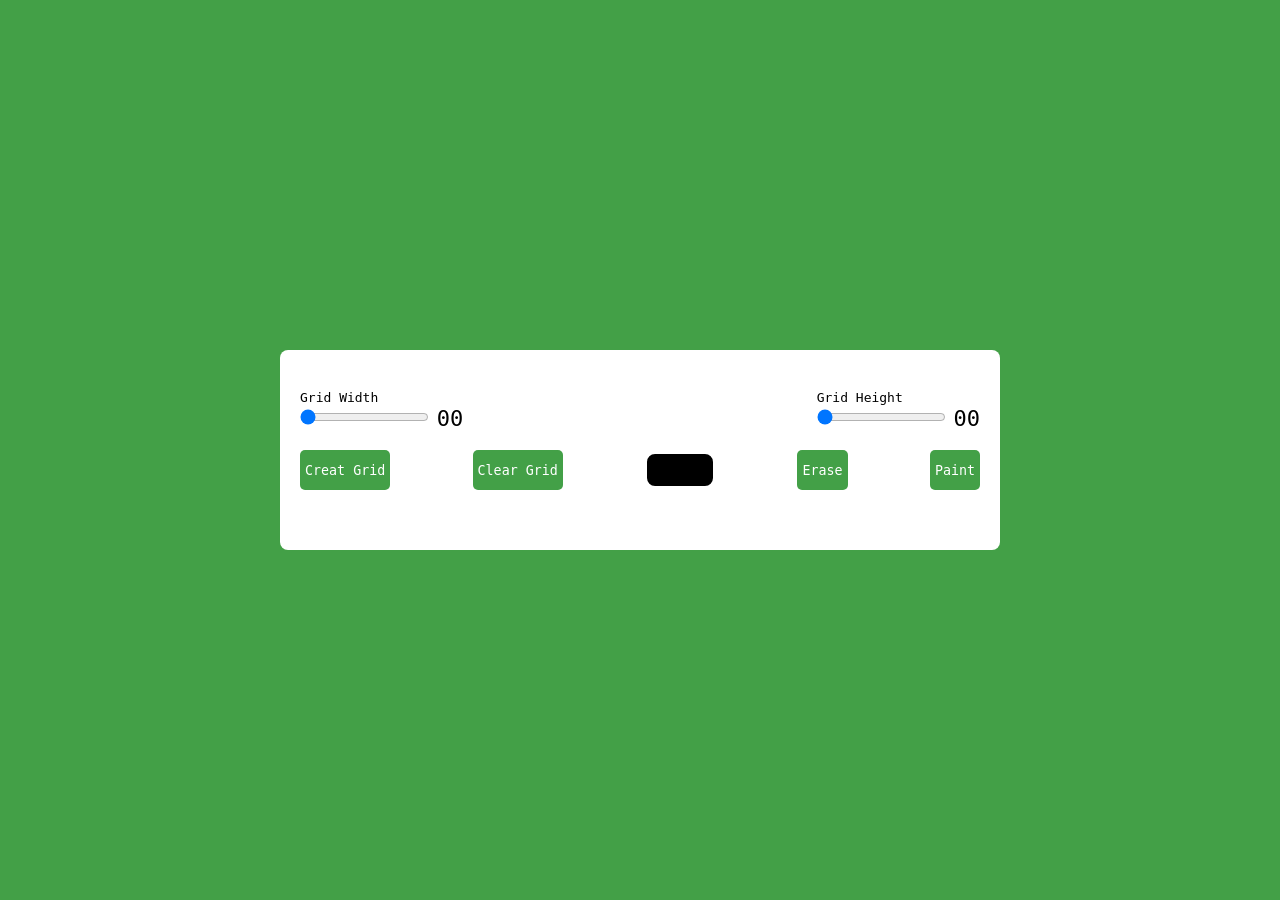
<file: Day1-PixelGenarator/index.html>
<!DOCTYPE html>
<html lang="en">
<head>
    <meta charset="UTF-8">
    <meta name="viewport" content="width=device-width, initial-scale=1.0">
    <link rel="stylesheet" href="style.css">
    <title>'1 - Pixel Art Generator</title>
</head>
<body>
    <div class="wrapper">
        <div class="options">
            <div class="opt-wrapper">
                <div class="slider">
                    <label for="width-range">Grid Width</label>
                    <input type="range" id="width-range" min="1" max="35">
                    <span id="width-value">00</span>
                </div>
                 <div class="slider">
                    <label for="height-range">Grid Height</label>
                    <input type="range" id="height-range" min="1" max="35">
                    <span id="height-value">00</span>
                </div>
            </div>
             <div class="opt-wrapper">
               <button id="submit-grid">Creat Grid</button>
               <button id="clear-grid">Clear Grid</button>
               <input type="color" id="color-input">
               <button id="erase-btn">Erase</button>
               <button id="paint-btn">Paint</button>
            </div>
        </div>
        <div class="container"></div>
    </div>

    <script src="script.js"></script>
</body>
</html>
</file>
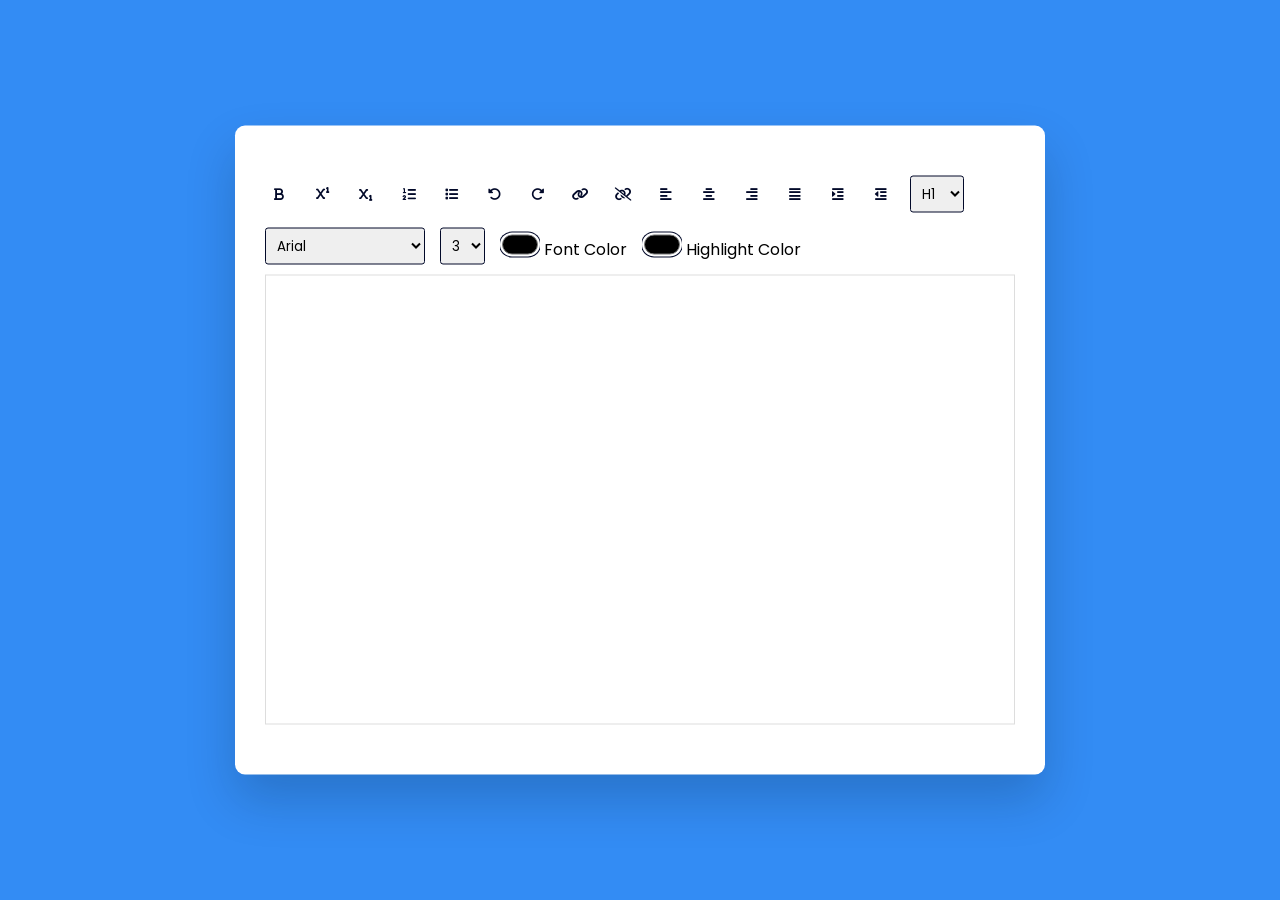
<file: Day2-RichTextEditor/index.html>
<!DOCTYPE html>
<html lang="en">

<head>
    <meta charset="UTF-8">
    <meta http-equiv="X-UA-Compatible" content="IE=edge">
    <meta name="viewport" content="width=device-width, initial-scale=1.0">
    <link rel="stylesheet" href="https://cdnjs.cloudflare.com/ajax/libs/font-awesome/6.2.1/css/all.min.css">
    <link rel="stylesheet" href="style.css">
    <title>Day2 Online Text Editor | Bagheri</title>
</head>

<body>

    <div class="container">
        <div class="options">
            <button id="bold" class="option-button format">
                <i class="fa-solid fa-bold"></i>
            </button>
            <button id="superscript" class="option-button script">
                <i class="fa-solid fa-superscript"></i>
            </button>
            <button id="subscript" class="option-button script">
                <i class="fa-solid fa-subscript"></i>
            </button>

            <button id="insertOrderedList" class="option-button">
                <div class="fa-solid fa-list-ol"></div>
            </button>
            <button id="insertUnorderedList" class="option-button">
                <i class="fa-solid fa-list"></i>
            </button>

            <button id="undo" class="option-button">
                <i class="fa-solid fa-rotate-left"></i>
            </button>
            <button id="redo" class="option-button">
                <i class="fa-solid fa-rotate-right"></i>
            </button>

            <button id="createLink" class="adv-option-button">
                <i class="fa fa-link"></i>
            </button>
            <button id="unlink" class="option-button">
                <i class="fa fa-unlink"></i>
            </button>

            <button id="justifyLeft" class="option-button align">
                <i class="fa-solid fa-align-left"></i>
            </button>
            <button id="justifyCenter" class="option-button align">
                <i class="fa-solid fa-align-center"></i>
            </button>
            <button id="justifyRight" class="option-button align">
                <i class="fa-solid fa-align-right"></i>
            </button>
            <button id="justifyFull" class="option-button align">
                <i class="fa-solid fa-align-justify"></i>
            </button>
            <button id="indent" class="option-button spacing">
                <i class="fa-solid fa-indent"></i>
            </button>
            <button id="outdent" class="option-button spacing">
                <i class="fa-solid fa-outdent"></i>
            </button>
            <select id="formatBlock" class="adv-option-button">
                <option value="H1">H1</option>
                <option value="H2">H2</option>
                <option value="H3">H3</option>
                <option value="H4">H4</option>
                <option value="H5">H5</option>
                <option value="H6">H6</option>
            </select>
            <select id="fontName" class="adv-option-button"></select>
            <select id="fontSize" class="adv-option-button"></select>

            <div class="input-wrapper">
                <input type="color" id="foreColor" class="adv-option-button">
                <label for="foreColor">Font Color</label>
            </div>
            <div class="input-wrapper">
                <input type="color" id="backColor" class="adv-option-button">
                <label for="backColor">Highlight Color</label>
            </div>

        </div>
        <div id="text-input" contenteditable="true"></div>
    </div>

    <script src="script.js"></script>


</body>

</html>
</file>
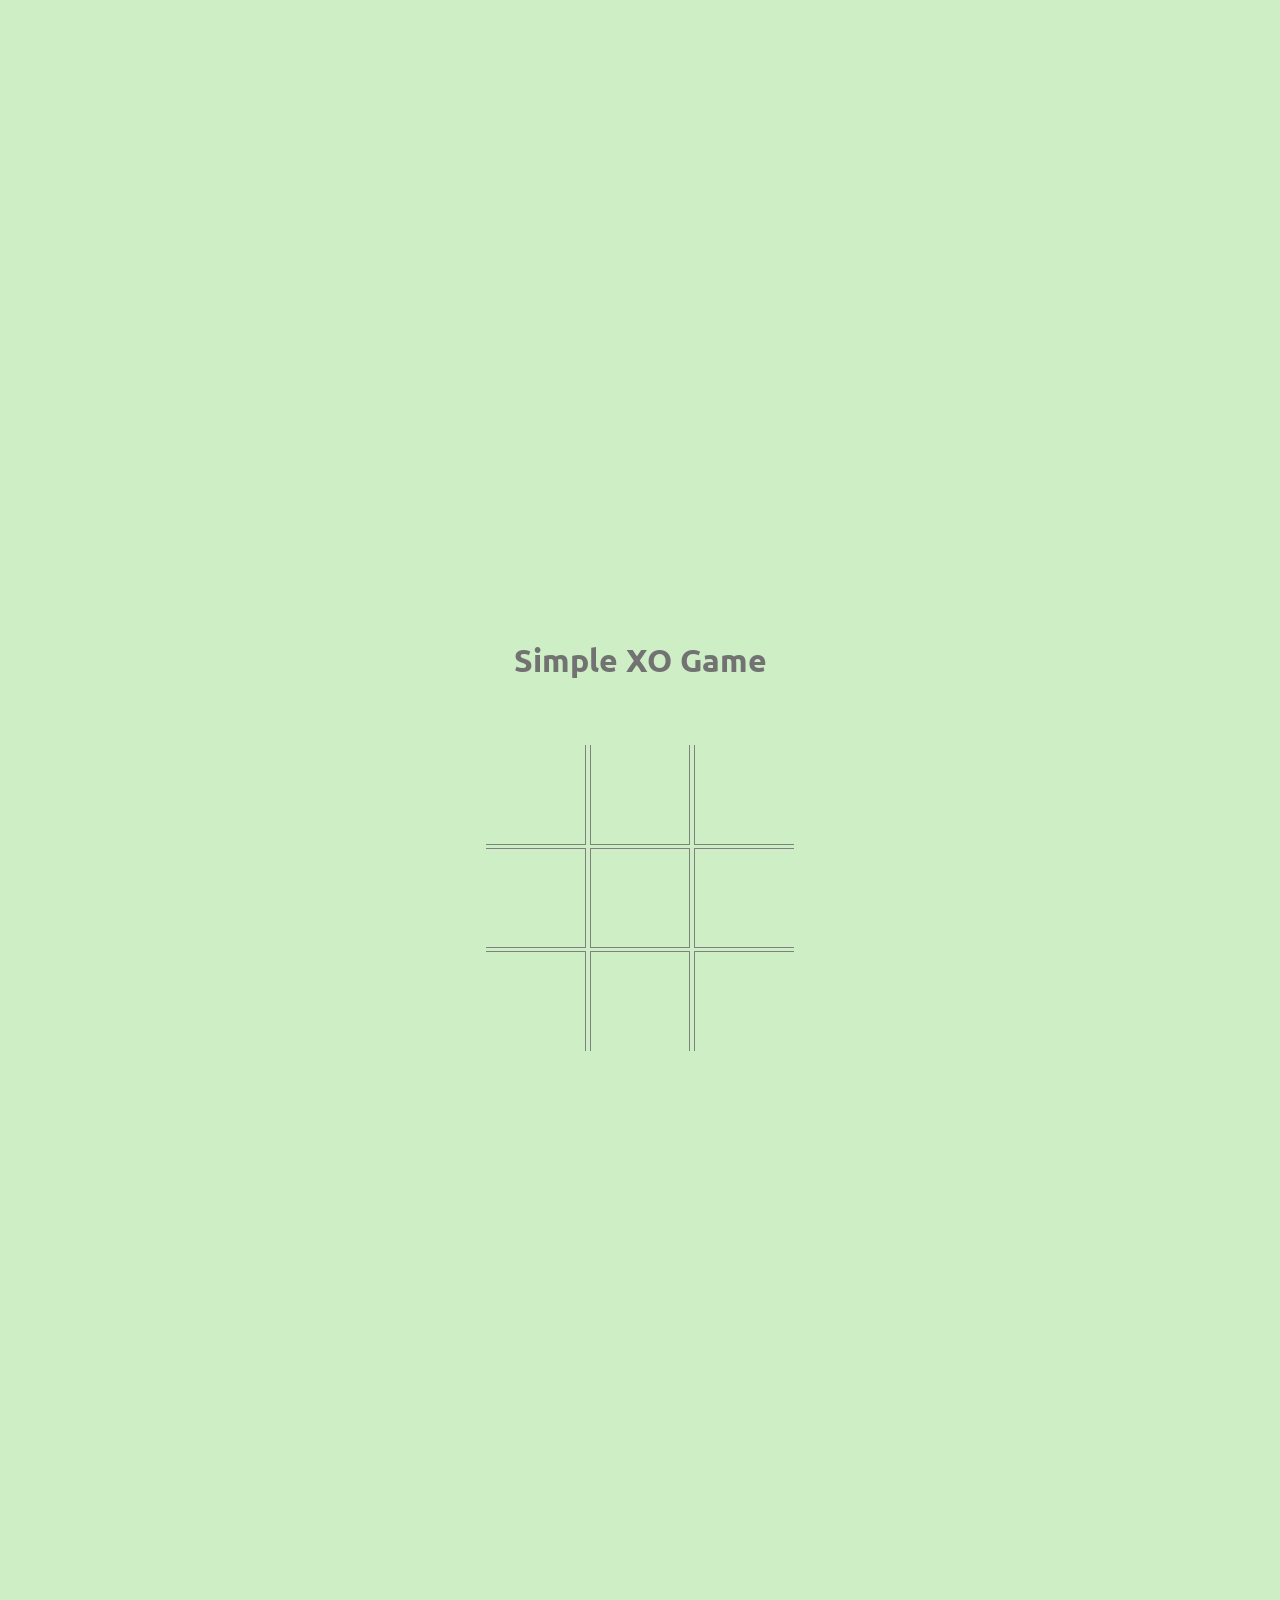
<file: Day6-XOGame/index.html>
<!DOCTYPE html>
<html lang="en">

<head>
    <meta charset="UTF-8">
    <meta http-equiv="X-UA-Compatible" content="IE=edge">
    <meta name="viewport" content="width=device-width, initial-scale=1.0">
    <script src="script.js" defer></script>
    <link rel="stylesheet" href="style.css">
    <title>Day #6 - XO Game |Bagheri</title>
</head>

<body>
    <h1>Simple XO Game</h1>
    <div id="container">
        <div class="block">
            <div id="box1" class="box top left">
                <span data-player="none" onclick="play(this)">&nbsp;</span>
            </div>
            <div id="box2" class="box top">
                <span data-player="none" onclick="play(this)">&nbsp;</span>
            </div>
            <div id="box3" class="box top right">
                <span data-player="none" onclick="play(this)">&nbsp;</span>
            </div>
        </div>
        <div class="block">
            <div id="box4" class="box left">
                <span data-player="none" onclick="play(this)">&nbsp;</span>
            </div>
            <div id="box5" class="box">
                <span data-player="none" onclick="play(this)">&nbsp;</span>
            </div>
            <div id="box6" class="box right">
                <span data-player="none" onclick="play(this)">&nbsp;</span>
            </div>
        </div>
        <div class="block">
            <div id="box7" class="box bottom left">
                <span data-player="none" onclick="play(this)">&nbsp;</span>
            </div>
            <div id="box8" class="box bottom">
                <span data-player="none" onclick="play(this)">&nbsp;</span>
            </div>
            <div id="box9" class="box bottom right">
                <span data-player="none" onclick="play(this)">&nbsp;</span>
            </div>
        </div>
    </div>

</body>

</html>
</file>
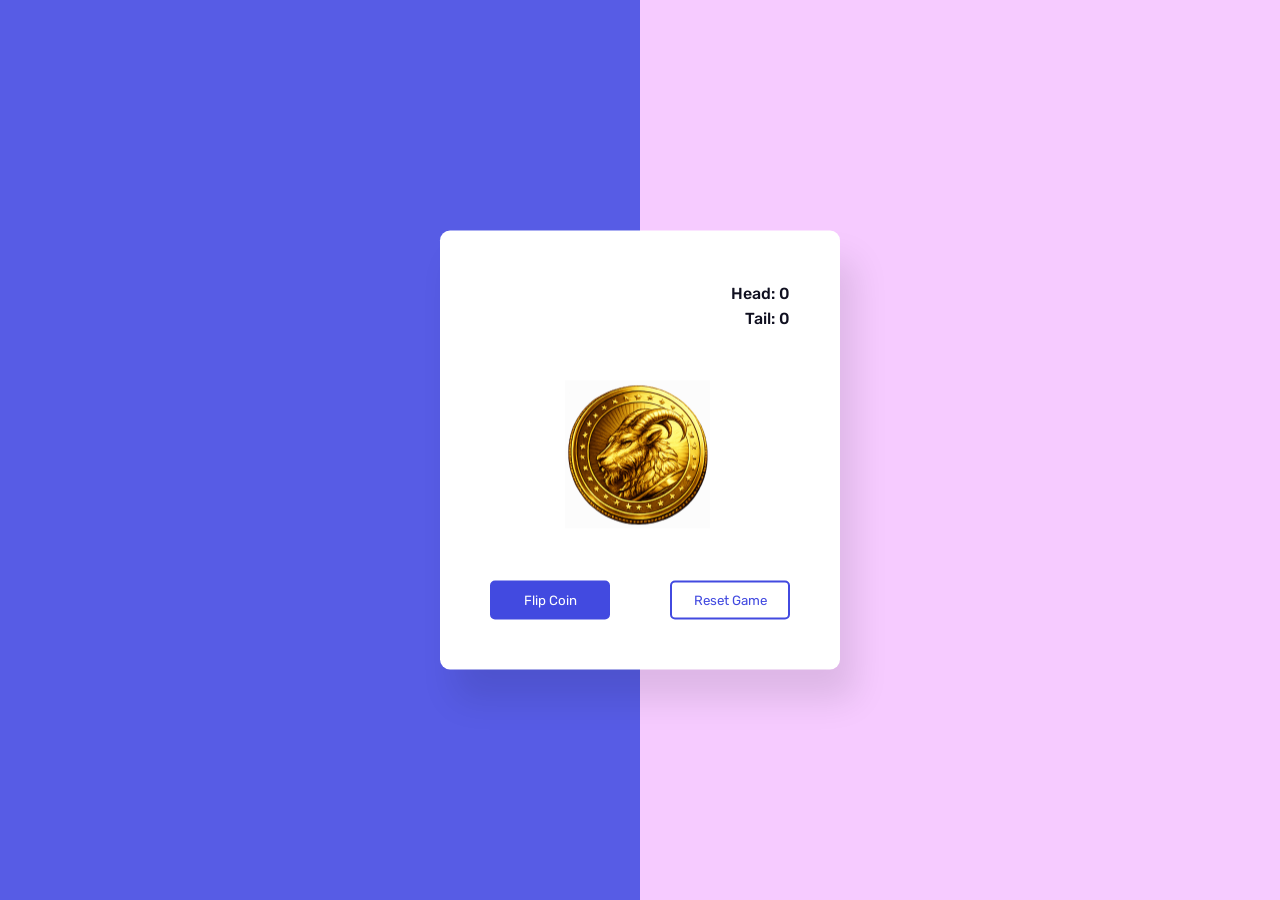
<file: Day7-FlipCoinGame/index.html>
<!DOCTYPE html>
<html lang="en">

<head>
    <meta charset="UTF-8">
    <meta http-equiv="X-UA-Compatible" content="IE=edge">
    <meta name="viewport" content="width=device-width, initial-scale=1.0">
    <link rel="stylesheet" href="style.css">
    <script src="script.js" defer></script>
    <title>Day #7 - Flip Coin Game |Bagheri</title>

</head>

<body>

    <div class="container">
        <div class="stats">
            <p id="head-count">Head: 0</p>
            <p id="tail-count">Tail: 0</p>
        </div>
        <div class="coin" id="coin">
              <div class="heads">
                <img src="head.png"  alt="Coin">
            </div>
                <div class="tails">
                <img src="tail.png" alt="Coin">
            </div>
          
        
        </div>
        <div class="buttons">
            <button type="button" id="flip-button">Flip Coin</button>
            <button id="rest-button" type="button">Reset Game</button>
        </div>
    </div>


</body>

</html>
</file>
<file: Day1-PixelGenarator/style.css>
*{
 padding: 0;
 margin: 0;
 box-sizing: border-box;
 font-family: monospace;   
}

body{
    background-color: #43a047;
}
.wrapper{
    background-color: #fff;
    width: 80vmin;
    position: absolute;
    transform: translate(-50%, -50%);
    top: 50%;
    left: 50%;
    padding: 40px 20px;
    border-radius: 8px;
}

label{
    display: block;
}

span{
    position: relative;
    font-size: 22px;
    bottom: -1px;
}

.opt-wrapper{
    display: flex;
    justify-content: space-between;
    margin-bottom: 20px;
    gap: 10px;
}

button{
    background-color: #43a047;
    border: none;
    border-radius: 5px;
    padding: 5px;
    color: #fff;
    cursor: pointer;
}

input[type="color"]{
    -webkit-appearance: none;
    -moz-appearance: none;
    appearance: none;
    background-color: transparent;
    width: 70px;
    height: 40px;
    border: none;
    cursor: pointer;
}

input[type="color"]::-webkit-color-swatch{
    border-radius: 8px;
    border: 4px solid #000;
}

input{
    cursor: pointer;
}

input[type="color"]::-moz-color-swatch{
    border-radius: 8px;
    border: 4px solid #000000;
}

.gridCol{
    height: 1em;
    width: 1em;
    border: 1px solid #b4b4b4;
    
}

.gridRow{
    display: flex;
    
}

@media only screen and (max-width: 768px){
    .gridCol{
        height: 0.8em;
        width: 0.8em;
    }
}
</file>
<file: Day2-RichTextEditor/style.css>
@import url('https://fonts.googleapis.com/css2?family=Poppins:wght@300;400;500;600;700&display=swap');

*{
    padding: 0;
    margin: 0;
    box-sizing: border-box;
}

body{
    background-color: #338cf4;
}

.container{
    background-color: #fff;
    width: 90vmin;
    padding: 50px 30px;
    position: absolute;
    transform: translate(-50%, -50%);
    left: 50%;
    top: 50%;
    border-radius: 10px;
    box-shadow: 0 25px 50px rgba(7, 20, 35, 0.2);
}

.options{
    display: flex;
    flex-wrap: wrap;
    align-items: center;
    gap: 15px;
}

button{
    width: 28px;
    height: 28px;
    display: grid;
    place-items: center;
    border-radius: 3px;
    border: none;
    background-color: #fff;
    outline: none;
    color: #020929;
    cursor: pointer;
}

select{
    padding: 7px;
    border: 1px solid #020929;
    border-radius: 3px;
    cursor: pointer;
}

.options label,
.options select{
    font-family: 'Poppins', sans-serif;
}

input[type="color"]{
    -webkit-appearance: none;
    -moz-appearance: none;
    appearance: none;
    background-color: transparent;
    width: 40px;
    height: 28px;
    border: none;
    cursor: pointer;
}

input[type="color"]::-webkit-color-swatch{
    border-radius: 15px;
    box-shadow: 0 0 0 2px #fff, 0 0 0 3px #020929;
}

input[type="color"]::-moz-color-swatch{
    border-radius: 15px;
    box-shadow: 0 0 0 2px #fff, 0 0 0 3px #020929;
}

#text-input{
    margin-top: 10px;
    border: 1px solid #ddd;
    padding: 20px;
    height: 50vh;
}

.active{
    background-color: #e0e9ff;
}
</file>
<file: Day6-XOGame/style.css>
@import url('https://fonts.googleapis.com/css2?family=Poppins:wght@400;500;600&display=swap');
@import url('https://fonts.googleapis.com/css2?family=Poppins:ital,wght@0,100;0,200;0,300;0,400;0,500;0,600;0,700;0,800;0,900;1,100;1,200;1,300;1,400;1,500;1,600;1,700;1,800;1,900&family=Roboto:ital,wght@0,100..900;1,100..900&family=Ubuntu:ital,wght@0,300;0,400;0,500;0,700;1,300;1,400;1,500;1,700&display=swap');

*{

    box-sizing: border-box;
    font-family: 'Ubuntu';
    margin: 0;
    padding: 0;
}

body{
font-family: serif;
background:rgb(206, 238, 198);
text-align: center;
color: rgb(114, 114, 114);
margin: 50% auto;
user-select: none;
};

h1{
    font-size: 2rem;
    
}

#container{
    margin: 5% auto;
    border-radius: 5px;
    text-align: center;
    
}

.box{
  display: inline-block;
  border: 1px solid gray;
  width: 100px;
  height: 100px;
  text-align: center;
  box-sizing: border-box;
  padding: 0;
}

span {
   position: absolute;
   font-size: 75px;
   font-family: sans-serif;
   text-align: center;
   height: 75px;
   width: 75px;
   padding: 0;
   margin: 5px;
   margin-left: -35px; 
   color: #fff;
}

.top{
 border-top: none;   
}
.left{
 border-left: none;   
}

.bottom{
 border-bottom: none;   
}

.right{
 border-right: none;   
}

.alert {
    height: 75px;
    width: 125px;
    display: inline-block;
    background: rgb(247, 247, 255);
    position: relative;
    z-index: 10;
    margin-top: -50%;
    border-radius: 20px;
    box-shadow: 0 0 75px 2px dimgray;
    animation: larger 0.5s;
    animation-fill-mode: forwards;
    box-sizing: content-box;
    padding: 30px;
    bottom: 50px;
    top: 0;
    
}

button{
    background: dimgray;
    border-radius: 2px;
    color: ghostwhite;
    border: none;
    outline: none;
}

button:focus{
    background: silver;
}

.activeBox{
    background: rgb(252, 167, 252);
}

@keyframes larger{
    from{
        height: 75px;
        width: 125px;
    }


    to{
        height: 100px;
        width: 250px;
    }
}
</file>
<file: Day7-FlipCoinGame/style.css>
@import url('https://fonts.googleapis.com/css2?family=Rubik:wght@300;400;500;600;700&display=swap');

*{
    margin: 0;
    padding: 0;
    box-sizing: border-box;
    font-family: 'Rubik', sans-serif;
}

body{
    height: 100%;
    background: linear-gradient(to right, #575ce5 50%, #f6cbff 50%) fixed;
}

.container{
    background: #fff;
    width: 400px;
    padding: 50px;
    position: absolute;
    transform: translate(-50%, -50%);
    top: 50%;
    left: 50%;
    box-shadow: 15px 30px 35px rgba(0, 0, 0, 0.1);
    border-radius: 10px;
    -webkit-perspective: 1000px;
    perspective: 1000px;
}

.stats{
    text-align: right;
    color: #101020;
    font-weight: 500;
    line-height: 25px;
}

.coin{
    height: 150px;
    width: 150px;
    position: relative;
    margin: 50px auto;
    -webkit-transform-style: preserve-3d;
    /* transform-style: preserve-3d; */
}

.tails{
    transform: rotateX(180deg);
}

.buttons{
    display: flex;
    justify-content: space-between;
}

.coin img{
    width: 145px;
}

.heads, .tails{
    position: absolute;
    width: 100%;
    height: 100%;
    -webkit-backface-visibility: hidden; 
    backface-visibility: hidden;
}

button{
    width: 120px;
    padding: 10px 0;
    border: 2.5px solid #424ae0;
    border-radius: 5px;
    cursor: pointer;
}

#flip-button{
    background: #424ae0;
    color: #fff;
}

#flip-button:disabled{
    background-color: #e1e0ee;
    color: #101020;
    border-color: #e1e0ee;
}

#rest-button{
    background: #fff;
    color: #424ae0;
}

@keyframes spin-tails{
    0%{
        transform: rotateX(0);
    }
    100%{
        transform: rotateX(1980deg);
    }
}

@keyframes spin-heads{
    0%{
        transform: rotateX(0);
    }
    100%{
        transform: rotateX(2160deg);
    }
}
</file>
